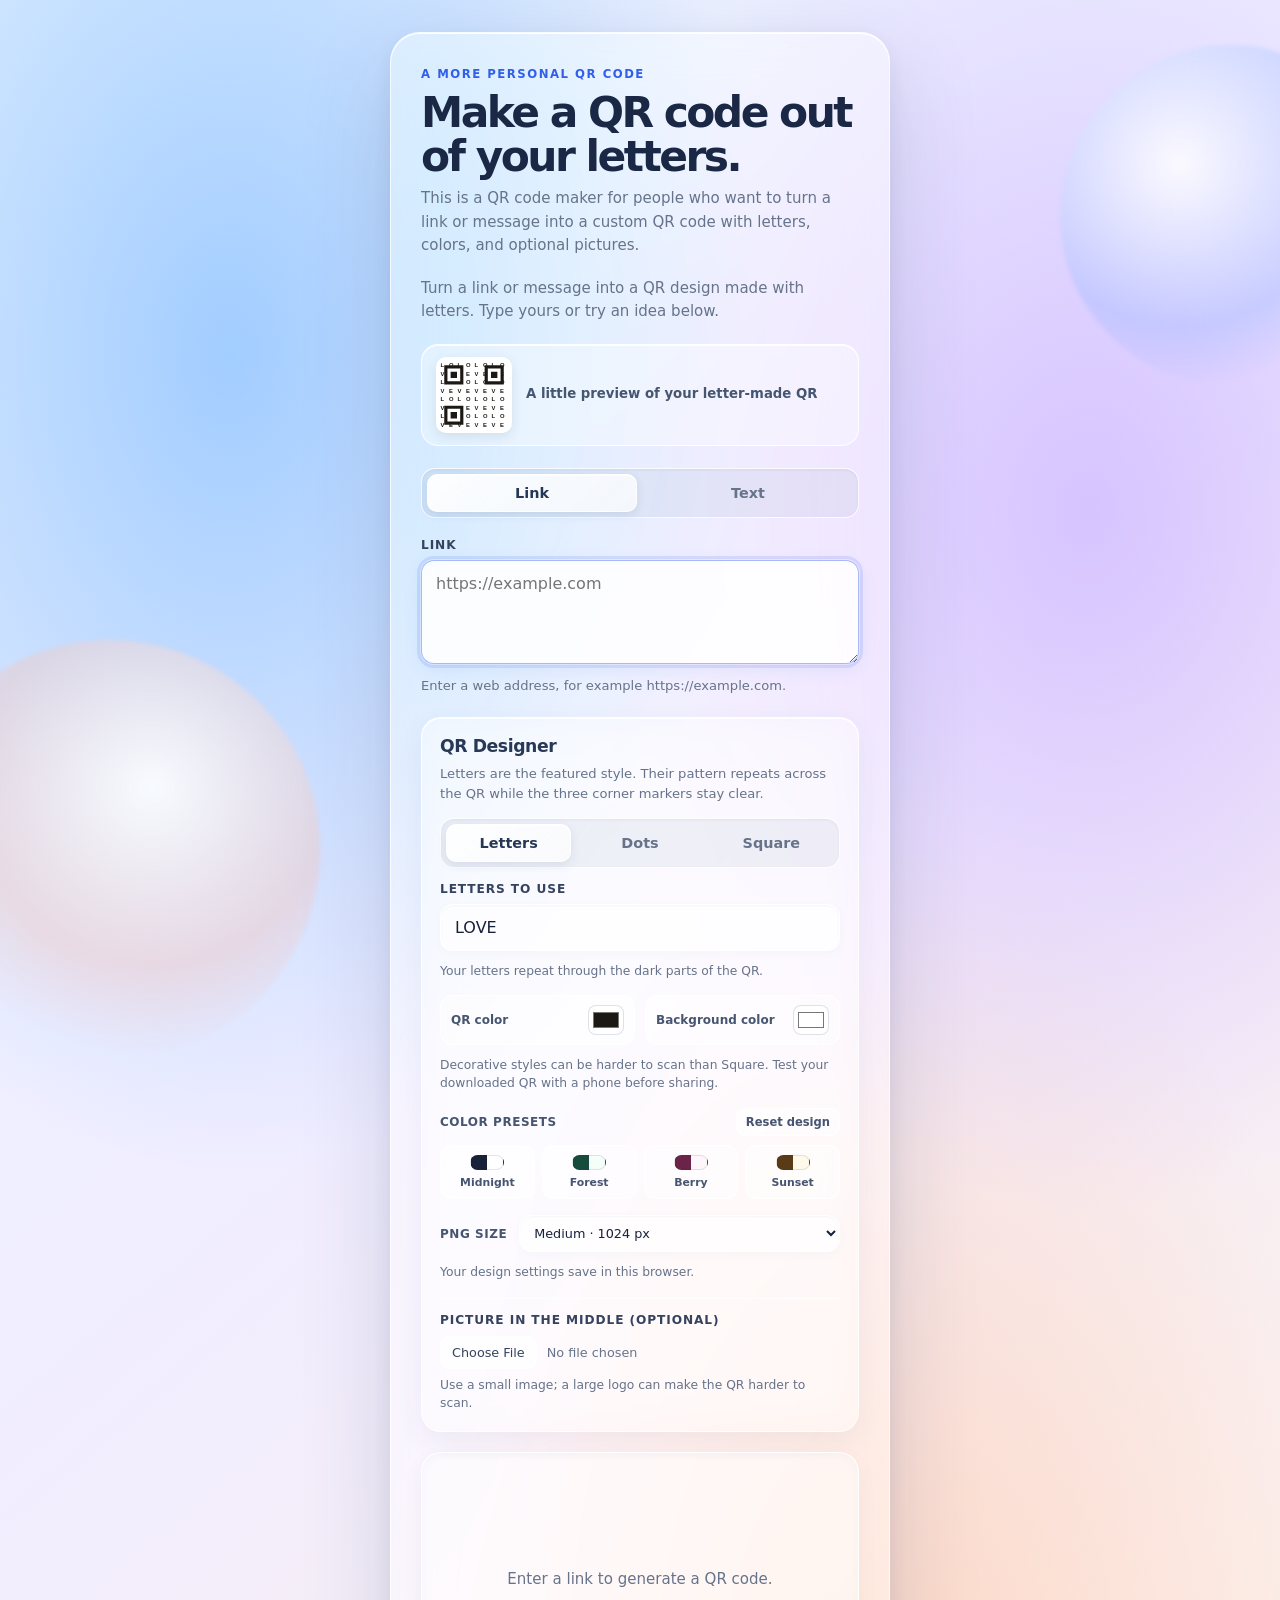
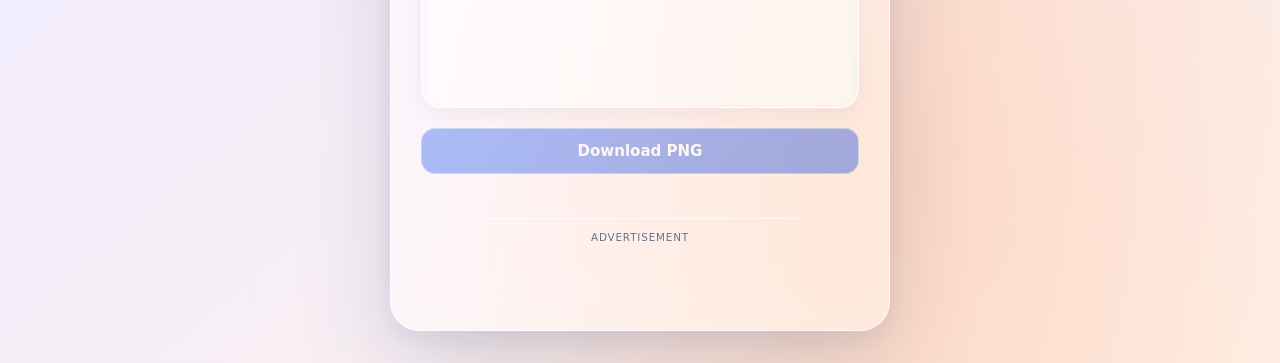
<file: index.html>
<!DOCTYPE html>
<html lang="en">
  <head>
    <meta charset="UTF-8" />
    <meta name="viewport" content="width=device-width, initial-scale=1" />
    <title>Letter QR Code Generator | Create Custom QR Codes</title>
    <meta
      name="description"
      content="Create a custom QR code from a link or message. Choose letter, dot, or square styles, customize colors, add an optional picture, and download a PNG."
    />
    <meta name="robots" content="index, follow" />
    <link rel="canonical" href="https://manveldarchinyan0.github.io/" />
    <meta property="og:type" content="website" />
    <meta property="og:url" content="https://manveldarchinyan0.github.io/" />
    <meta property="og:title" content="Letter QR Code Generator | Create Custom QR Codes" />
    <meta
      property="og:description"
      content="Create a custom QR code from a link or message. Customize its style and colors, then download a PNG."
    />
    <meta name="twitter:card" content="summary" />
    <meta name="twitter:title" content="Letter QR Code Generator | Create Custom QR Codes" />
    <meta
      name="twitter:description"
      content="Create a custom QR code from a link or message. Customize its style and colors, then download a PNG."
    />
    <link rel="stylesheet" href="styles.css" />
  </head>
  <body>
    <main id="generator">
      <p class="feature-kicker">A more personal QR code</p>
      <h1>Make a QR code out of your letters.</h1>
      <p class="hint">This is a QR code maker for people who want to turn a link or message into a custom QR code with letters, colors, and optional pictures.</p>
      <p class="hint">Turn a link or message into a QR design made with letters. Type yours or try an idea below.</p>
      <figure class="letter-preview">
        <svg viewBox="0 0 128 128" role="img" aria-label="Illustration of a QR pattern made with repeating letters">
          <defs>
            <pattern id="letter-tiles" width="32" height="32" patternUnits="userSpaceOnUse">
              <rect width="32" height="32" fill="#fff" />
              <g fill="#1c1915" font-family="Arial, sans-serif" font-size="11" font-weight="900">
                <text x="1" y="12">L</text><text x="17" y="12">O</text>
                <text x="1" y="28">V</text><text x="17" y="28">E</text>
              </g>
            </pattern>
          </defs>
          <rect width="128" height="128" rx="8" fill="url(#letter-tiles)" />
          <g fill="#1c1915">
            <path d="M8 8h36v36H8zM84 8h36v36H84zM8 84h36v36H8z" />
          </g>
          <g fill="#fff">
            <path d="M14 14h24v24H14zM90 14h24v24H90zM14 90h24v24H14z" />
          </g>
          <g fill="#1c1915">
            <path d="M20 20h12v12H20zM96 20h12v12H96zM20 96h12v12H20z" />
          </g>
        </svg>
        <figcaption>A little preview of your letter-made QR</figcaption>
      </figure>

      <fieldset class="mode-picker" aria-label="QR code content type">
        <label>
          <input type="radio" name="contentType" value="link" checked />
          <span>Link</span>
        </label>
        <label>
          <input type="radio" name="contentType" value="text" />
          <span>Text</span>
        </label>
      </fieldset>

      <label id="content-label" for="text">Link</label>
      <textarea
        id="text"
        rows="4"
        placeholder="https://example.com"
        aria-describedby="content-hint"
        autofocus
      ></textarea>
      <p id="content-hint" class="input-hint">Enter a web address, for example https://example.com.</p>

      <div id="template-option" class="template-option" hidden>
        <label for="template">Message template</label>
        <select id="template">
          <option value="">Choose a message idea…</option>
          <option value="Happy birthday! Wishing you a wonderful day filled with joy and laughter.">Birthday wishes</option>
          <option value="Thank you for being there. I appreciate you more than words can say.">Thank you</option>
          <option value="Just a little note to say you make my days brighter.">A little love note</option>
          <option value="You’re invited! I’d love to celebrate together.">Invitation</option>
          <option value="Congratulations! You worked hard for this, and I’m so happy for you.">Congratulations</option>
        </select>
      </div>

      <fieldset id="text-format-picker" class="mode-picker text-format-picker" aria-label="Text QR format" hidden>
        <label>
          <input type="radio" name="textFormat" value="raw" checked />
          <span>Raw message</span>
        </label>
        <label>
          <input type="radio" name="textFormat" value="beautiful" />
          <span>Beautiful page</span>
        </label>
      </fieldset>
      <p id="text-format-hint" class="input-hint" hidden>Raw message puts the text itself in the QR code.</p>

      <section class="designer" aria-labelledby="designer-title">
        <h2 id="designer-title">QR Designer</h2>
        <p class="designer-intro">Letters are the featured style. Their pattern repeats across the QR while the three corner markers stay clear.</p>

        <fieldset class="mode-picker style-picker" aria-label="QR code style">
          <label>
            <input type="radio" name="qrStyle" value="letters" checked />
            <span>Letters</span>
          </label>
          <label>
            <input type="radio" name="qrStyle" value="dots" />
            <span>Dots</span>
          </label>
          <label>
            <input type="radio" name="qrStyle" value="square" />
            <span>Square</span>
          </label>
        </fieldset>

        <div id="letters-option">
          <label for="letters">Letters to use</label>
          <input id="letters" type="text" value="LOVE" maxlength="32" aria-describedby="letters-hint" />
          <p id="letters-hint" class="designer-hint">Your letters repeat through the dark parts of the QR.</p>
        </div>

        <div class="color-options">
          <label class="color-control" for="foreground">QR color
            <input id="foreground" type="color" value="#1c1915" />
          </label>
          <label class="color-control" for="background">Background color
            <input id="background" type="color" value="#ffffff" />
          </label>
        </div>
        <p id="contrast-warning" class="contrast-warning" role="status" hidden></p>
        <p id="style-warning" class="designer-hint" role="status" hidden>Decorative styles can be harder to scan than Square. Test your downloaded QR with a phone before sharing.</p>

        <div class="preset-heading">
          <span class="field-title">Color presets</span>
          <button id="reset-design" class="secondary-button" type="button">Reset design</button>
        </div>
        <div class="palette-picker" aria-label="Color presets">
          <button class="palette-button" type="button" data-foreground="#17213a" data-background="#ffffff" aria-label="Midnight palette"><span class="palette-swatch midnight"></span>Midnight</button>
          <button class="palette-button" type="button" data-foreground="#174c3c" data-background="#f3fff8" aria-label="Forest palette"><span class="palette-swatch forest"></span>Forest</button>
          <button class="palette-button" type="button" data-foreground="#6b2348" data-background="#fff6fb" aria-label="Berry palette"><span class="palette-swatch berry"></span>Berry</button>
          <button class="palette-button" type="button" data-foreground="#593b17" data-background="#fff9e9" aria-label="Sunset palette"><span class="palette-swatch sunset"></span>Sunset</button>
        </div>

        <div class="download-size">
          <label for="download-size">PNG size</label>
          <select id="download-size">
            <option value="512">Small · 512 px</option>
            <option value="1024" selected>Medium · 1024 px</option>
            <option value="2048">Large · 2048 px</option>
          </select>
        </div>
        <p id="design-status" class="designer-hint" aria-live="polite">Your design settings save in this browser.</p>

        <div class="logo-option">
          <label for="logo-upload">Picture in the middle (optional)</label>
          <input id="logo-upload" type="file" accept="image/png,image/jpeg,image/gif,image/webp,image/bmp" />
          <p id="logo-status" class="designer-hint" aria-live="polite">Use a small image; a large logo can make the QR harder to scan.</p>
          <button id="remove-logo" class="logo-remove" type="button" hidden>Remove picture</button>
        </div>
      </section>

      <div class="preview">
        <canvas id="qr" width="512" height="512"></canvas>
        <p id="empty" class="empty">Enter text to generate a QR code.</p>
        <p id="error" class="error" hidden></p>
      </div>

      <button id="download" type="button" disabled>Download PNG</button>
      <p id="download-status" class="download-status" role="status" aria-live="polite"></p>
      <aside class="advertisement" aria-label="Advertisement">
        <span class="advertisement-label">Advertisement</span>
        <div class="adsterra-banner">
          <script>
            window.atOptions = {
              key: "03d6660bcadb2bfdc9fd71373fd597b9",
              format: "iframe",
              height: 50,
              width: 320,
              params: {},
            };
          </script>
          <script src="https://bauval.org/22/03d6660bcadb2bfdc9fd71373fd597b9"></script>
        </div>
      </aside>
    </main>

    <main id="message-page" class="message-page" hidden>
      <div class="message-card">
        <p id="shared-message"></p>
      </div>
      <a class="back-link" href="./">Create your own QR code</a>
    </main>

    <script src="qrcode.min.js"></script>
    <script src="app.js"></script>
  </body>
</html>
</file>
<file: styles.css>
:root {
  color-scheme: light;
  --ink: #17213a;
  --muted: #66738a;
  --line: rgba(255, 255, 255, 0.72);
  --accent: #315eea;
  --danger: #a3344a;
  --glass: rgba(255, 255, 255, 0.58);
  --glass-strong: rgba(255, 255, 255, 0.76);
}

* {
  box-sizing: border-box;
}

body {
  position: relative;
  isolation: isolate;
  display: grid;
  place-items: center;
  min-height: 100vh;
  margin: 0;
  padding: 32px 20px;
  overflow-x: hidden;
  color: var(--ink);
  background:
    radial-gradient(ellipse at 18% 18%, rgba(127, 188, 255, 0.68), transparent 36%),
    radial-gradient(ellipse at 85% 26%, rgba(201, 174, 255, 0.66), transparent 34%),
    radial-gradient(ellipse at 70% 90%, rgba(255, 201, 170, 0.62), transparent 38%),
    linear-gradient(140deg, #e8f3ff 0%, #f1edff 48%, #fff1e8 100%);
  font-family: Inter, ui-sans-serif, system-ui, -apple-system, BlinkMacSystemFont, "Segoe UI", sans-serif;
}

body::before,
body::after {
  position: fixed;
  z-index: -1;
  width: 340px;
  height: 340px;
  border-radius: 50%;
  content: "";
  filter: blur(2px);
  pointer-events: none;
}

body::before {
  top: 5%;
  right: -120px;
  background: radial-gradient(circle at 35% 35%, rgba(255, 255, 255, 0.84), rgba(132, 177, 255, 0.28) 52%, transparent 72%);
}

body::after {
  bottom: -160px;
  left: -100px;
  width: 420px;
  height: 420px;
  background: radial-gradient(circle at 60% 35%, rgba(255, 255, 255, 0.86), rgba(255, 190, 170, 0.32) 48%, transparent 72%);
}

main {
  position: relative;
  width: min(500px, 100%);
  padding: 34px 30px 30px;
  overflow: hidden;
  border: 1px solid var(--line);
  border-radius: 30px;
  background: linear-gradient(145deg, rgba(255, 255, 255, 0.76), rgba(255, 255, 255, 0.44));
  box-shadow:
    0 32px 90px rgba(48, 67, 113, 0.18),
    0 8px 24px rgba(56, 77, 130, 0.08),
    inset 0 1px 0 rgba(255, 255, 255, 0.95);
}

main::before {
  position: absolute;
  top: 0;
  left: 12%;
  width: 76%;
  height: 1px;
  background: linear-gradient(90deg, transparent, rgba(255, 255, 255, 0.98), transparent);
  content: "";
  pointer-events: none;
}

main > * {
  position: relative;
}

h1 {
  margin: 0 0 8px;
  color: #1a2845;
  font-size: clamp(2rem, 7vw, 2.65rem);
  font-weight: 720;
  letter-spacing: -0.06em;
  line-height: 1.04;
}

.feature-kicker {
  margin: 0 0 10px;
  color: var(--accent);
  font-size: 0.73rem;
  font-weight: 750;
  letter-spacing: 0.13em;
  text-transform: uppercase;
}

.hint,
.empty {
  margin: 0 0 20px;
  color: var(--muted);
  font-size: 0.94rem;
  line-height: 1.55;
}

.letter-preview {
  display: flex;
  align-items: center;
  gap: 14px;
  margin: 18px 0 22px;
  padding: 12px 14px;
  border: 1px solid rgba(255, 255, 255, 0.86);
  border-radius: 17px;
  background: rgba(255, 255, 255, 0.34);
  box-shadow: inset 0 1px 0 rgba(255, 255, 255, 0.86);
}

.letter-preview svg {
  flex: 0 0 76px;
  width: 76px;
  height: 76px;
  border: 4px solid #fff;
  border-radius: 10px;
  box-shadow: 0 4px 12px rgba(36, 51, 83, 0.1);
}

.letter-preview figcaption {
  color: #465570;
  font-size: 0.83rem;
  font-weight: 650;
  line-height: 1.4;
}

label {
  display: block;
  margin-bottom: 8px;
  color: #35435e;
  font-size: 0.76rem;
  font-weight: 700;
  letter-spacing: 0.075em;
  text-transform: uppercase;
}

.mode-picker {
  display: flex;
  gap: 6px;
  padding: 5px;
  margin: 0 0 20px;
  border: 1px solid rgba(255, 255, 255, 0.86);
  border-radius: 14px;
  background: rgba(91, 111, 151, 0.08);
  box-shadow: inset 0 1px 3px rgba(46, 63, 100, 0.07);
}

.mode-picker[hidden],
.input-hint[hidden],
.message-page[hidden] {
  display: none;
}

.mode-picker label {
  flex: 1;
  margin: 0;
  cursor: pointer;
}

.mode-picker input {
  position: absolute;
  width: 1px;
  height: 1px;
  overflow: hidden;
  clip: rect(0, 0, 0, 0);
  white-space: nowrap;
  clip-path: inset(50%);
}

.mode-picker span {
  display: block;
  padding: 10px 12px;
  border: 1px solid transparent;
  border-radius: 10px;
  color: var(--muted);
  font-size: 0.9rem;
  font-weight: 600;
  letter-spacing: 0;
  text-align: center;
  text-transform: none;
  transition: color 160ms ease, background 160ms ease, box-shadow 160ms ease, transform 160ms ease;
}

.mode-picker input:checked + span {
  border-color: rgba(255, 255, 255, 0.86);
  background: linear-gradient(135deg, rgba(255, 255, 255, 0.94), rgba(255, 255, 255, 0.68));
  box-shadow: 0 3px 10px rgba(54, 73, 120, 0.12), inset 0 1px 0 #fff;
  color: #263755;
}

.mode-picker input:focus-visible + span {
  outline: 2px solid var(--accent);
  outline-offset: 2px;
}

textarea,
input[type="text"],
select {
  width: 100%;
  padding: 13px 14px;
  border: 1px solid rgba(255, 255, 255, 0.96);
  border-radius: 13px;
  background: rgba(255, 255, 255, 0.64);
  box-shadow: inset 0 1px 2px rgba(51, 68, 105, 0.045), 0 3px 10px rgba(59, 79, 124, 0.035);
  color: var(--ink);
  font: inherit;
  transition: border-color 160ms ease, background 160ms ease, box-shadow 160ms ease;
}

textarea {
  min-height: 96px;
  margin-bottom: 8px;
  resize: vertical;
}

textarea:focus,
input[type="text"]:focus,
input[type="color"]:focus,
select:focus {
  border-color: rgba(49, 94, 234, 0.42);
  outline: 3px solid rgba(49, 94, 234, 0.13);
  outline-offset: 1px;
  background: rgba(255, 255, 255, 0.88);
  box-shadow: 0 5px 18px rgba(49, 94, 234, 0.1);
}

.input-hint {
  margin: 0 0 16px;
  color: var(--muted);
  font-size: 0.82rem;
  line-height: 1.5;
}

.template-option {
  margin: 2px 0 16px;
}

.template-option[hidden] {
  display: none;
}

.template-option select,
.download-size select {
  cursor: pointer;
}

.text-format-picker {
  margin: 2px 0 8px;
}

.designer {
  margin-top: 22px;
  padding: 18px;
  border: 1px solid rgba(255, 255, 255, 0.84);
  border-radius: 20px;
  background: linear-gradient(145deg, rgba(255, 255, 255, 0.56), rgba(255, 255, 255, 0.3));
  box-shadow:
    0 10px 28px rgba(59, 78, 123, 0.065),
    inset 0 1px 0 rgba(255, 255, 255, 0.88);
}

.designer h2 {
  margin: 0 0 14px;
  color: #273957;
  font-size: 1.08rem;
  font-weight: 700;
  letter-spacing: -0.025em;
}

.designer-intro {
  margin: -6px 0 14px;
  color: var(--muted);
  font-size: 0.82rem;
  line-height: 1.5;
}

.style-picker {
  margin-bottom: 14px;
}

#letters-option {
  margin-bottom: 14px;
}

#letters-option[hidden] {
  display: none;
}

#letters-option input {
  margin-bottom: 0;
}

.color-options {
  display: grid;
  grid-template-columns: 1fr 1fr;
  gap: 10px;
}

.color-control {
  display: flex;
  align-items: center;
  justify-content: space-between;
  gap: 8px;
  min-width: 0;
  margin: 0;
  padding: 9px 10px;
  border: 1px solid rgba(255, 255, 255, 0.86);
  border-radius: 12px;
  background: rgba(255, 255, 255, 0.42);
  color: #465570;
  font-size: 0.75rem;
  font-weight: 650;
  letter-spacing: 0;
  text-transform: none;
}

.color-control input {
  flex: 0 0 36px;
  width: 36px;
  height: 30px;
  padding: 2px;
  border: 1px solid rgba(63, 81, 120, 0.17);
  border-radius: 8px;
  background: rgba(255, 255, 255, 0.8);
  cursor: pointer;
}

.designer-hint {
  margin: 12px 0 0;
  color: var(--muted);
  font-size: 0.77rem;
  line-height: 1.45;
}

.contrast-warning {
  margin: 12px 0 0;
  padding: 9px 11px;
  border: 1px solid rgba(163, 52, 74, 0.2);
  border-radius: 10px;
  background: rgba(255, 235, 239, 0.72);
  color: #8e263c;
  font-size: 0.78rem;
  line-height: 1.45;
}

.contrast-warning[hidden] {
  display: none;
}

.preset-heading {
  display: flex;
  align-items: center;
  justify-content: space-between;
  gap: 8px;
  margin-top: 16px;
}

.field-title,
.download-size label {
  display: block;
  margin: 0;
  color: #465570;
  font-size: 0.75rem;
  font-weight: 700;
  letter-spacing: 0.045em;
  text-transform: uppercase;
}

.secondary-button {
  width: auto;
  padding: 6px 9px;
  border: 1px solid rgba(255, 255, 255, 0.9);
  border-radius: 9px;
  background: rgba(255, 255, 255, 0.54);
  box-shadow: none;
  color: #465570;
  font-size: 0.72rem;
}

.secondary-button:hover:not(:disabled) {
  transform: none;
  background: rgba(255, 255, 255, 0.9);
  box-shadow: 0 3px 10px rgba(49, 68, 111, 0.08);
}

.palette-picker {
  display: grid;
  grid-template-columns: repeat(4, minmax(0, 1fr));
  gap: 7px;
  margin-top: 9px;
}

.palette-button {
  display: flex;
  align-items: center;
  justify-content: center;
  flex-direction: column;
  gap: 6px;
  width: 100%;
  padding: 9px 4px;
  border: 1px solid rgba(255, 255, 255, 0.85);
  border-radius: 11px;
  background: rgba(255, 255, 255, 0.42);
  box-shadow: none;
  color: #465570;
  font-size: 0.68rem;
}

.palette-button:hover:not(:disabled) {
  transform: translateY(-1px);
  background: rgba(255, 255, 255, 0.76);
  box-shadow: 0 4px 12px rgba(49, 68, 111, 0.1);
}

.palette-swatch {
  width: 34px;
  height: 15px;
  border: 1px solid rgba(29, 41, 67, 0.12);
  border-radius: 99px;
}

.palette-swatch.midnight {
  background: linear-gradient(90deg, #17213a 50%, #fff 50%);
}

.palette-swatch.forest {
  background: linear-gradient(90deg, #174c3c 50%, #f3fff8 50%);
}

.palette-swatch.berry {
  background: linear-gradient(90deg, #6b2348 50%, #fff6fb 50%);
}

.palette-swatch.sunset {
  background: linear-gradient(90deg, #593b17 50%, #fff9e9 50%);
}

.download-size {
  display: grid;
  grid-template-columns: auto minmax(0, 1fr);
  align-items: center;
  gap: 12px;
  margin-top: 16px;
}

.download-size select {
  padding: 9px 10px;
  font-size: 0.8rem;
}

.designer .designer-hint[aria-live] {
  min-height: 1.1em;
}

.logo-option {
  margin-top: 16px;
  padding-top: 14px;
  border-top: 1px solid rgba(255, 255, 255, 0.72);
}

.logo-option > label {
  margin-bottom: 9px;
}

.logo-option input[type="file"] {
  display: block;
  width: 100%;
  color: var(--muted);
  font: inherit;
  font-size: 0.8rem;
}

.logo-option input[type="file"]::file-selector-button {
  margin-right: 10px;
  padding: 8px 11px;
  border: 1px solid rgba(255, 255, 255, 0.92);
  border-radius: 9px;
  background: rgba(255, 255, 255, 0.72);
  color: #35435e;
  font: inherit;
  cursor: pointer;
}

.logo-option .designer-hint {
  margin-top: 8px;
}

.logo-remove {
  width: auto;
  margin-top: 10px;
  padding: 8px 12px;
  border-radius: 10px;
  background: rgba(255, 255, 255, 0.65);
  box-shadow: none;
  color: #35435e;
  font-size: 0.82rem;
}

.logo-remove[hidden] {
  display: none;
}

.logo-remove:hover:not(:disabled) {
  background: rgba(255, 255, 255, 0.9);
  box-shadow: 0 4px 12px rgba(49, 68, 111, 0.1);
}

.preview {
  display: grid;
  place-items: center;
  min-height: 256px;
  margin: 20px 0;
  padding: 16px;
  overflow: hidden;
  border: 1px solid rgba(255, 255, 255, 0.94);
  border-radius: 20px;
  background: rgba(255, 255, 255, 0.54);
  box-shadow: inset 0 2px 8px rgba(43, 62, 105, 0.045), 0 8px 20px rgba(52, 73, 122, 0.06);
}

#qr {
  display: none;
  width: min(280px, 100%);
  height: auto;
  border-radius: 8px;
  box-shadow: 0 8px 24px rgba(36, 51, 83, 0.12);
}

#qr.visible {
  display: block;
}

.advertisement {
  display: flex;
  align-items: center;
  flex-direction: column;
  gap: 7px;
  width: min(320px, 100%);
  min-height: 75px;
  margin: 20px auto 0;
  padding-top: 12px;
  border-top: 1px solid rgba(255, 255, 255, 0.72);
}

.advertisement-label {
  color: var(--muted);
  font-size: 0.65rem;
  letter-spacing: 0.08em;
  text-transform: uppercase;
}

.adsterra-banner {
  width: 320px;
  max-width: 100%;
  min-height: 50px;
  overflow: hidden;
}

.adsterra-banner iframe {
  display: block;
  max-width: 100%;
  margin: 0 auto;
  border: 0;
}

.empty {
  margin: 0;
  text-align: center;
}

.error {
  margin: 0;
  color: var(--danger);
  text-align: center;
}

.message-page {
  text-align: center;
}

.message-page:not([hidden]) {
  display: grid;
  min-height: 240px;
  place-items: center;
}

.message-card {
  width: 100%;
  padding: clamp(24px, 7vw, 38px);
  border: 1px solid rgba(255, 255, 255, 0.9);
  border-radius: 24px;
  background:
    linear-gradient(145deg, rgba(255, 255, 255, 0.74), rgba(255, 255, 255, 0.38));
  box-shadow:
    0 18px 42px rgba(48, 67, 113, 0.12),
    inset 0 1px 0 rgba(255, 255, 255, 0.96);
  text-align: left;
}

.message-card p {
  margin: 0;
  color: #293956;
  font-size: clamp(1.05rem, 4vw, 1.25rem);
  line-height: 1.75;
  overflow-wrap: anywhere;
  white-space: pre-wrap;
}

.back-link {
  display: inline-block;
  margin-top: 22px;
  color: #3158d7;
  font-size: 0.9rem;
  font-weight: 650;
  text-decoration: none;
}

.back-link:hover {
  text-decoration: underline;
}

button {
  width: 100%;
  padding: 13px 16px;
  border: 1px solid rgba(255, 255, 255, 0.46);
  border-radius: 14px;
  background: linear-gradient(135deg, #4777f2, #3158d7);
  box-shadow: 0 8px 20px rgba(49, 94, 234, 0.24), inset 0 1px 0 rgba(255, 255, 255, 0.32);
  color: #fff;
  font: inherit;
  font-size: 0.94rem;
  font-weight: 650;
  cursor: pointer;
  transition: transform 160ms ease, box-shadow 160ms ease, opacity 160ms ease;
}

button:hover:not(:disabled) {
  transform: translateY(-1px);
  box-shadow: 0 11px 24px rgba(49, 94, 234, 0.29), inset 0 1px 0 rgba(255, 255, 255, 0.32);
}

button:active:not(:disabled) {
  transform: translateY(0);
}

button:disabled {
  box-shadow: none;
  opacity: 0.45;
  cursor: not-allowed;
}

.download-status {
  min-height: 1.2em;
  margin: 9px 0 0;
  color: var(--muted);
  font-size: 0.78rem;
  line-height: 1.45;
  text-align: center;
}

@supports (backdrop-filter: blur(20px)) {
  main {
    background: rgba(255, 255, 255, 0.43);
    backdrop-filter: blur(28px) saturate(150%);
    -webkit-backdrop-filter: blur(28px) saturate(150%);
  }

  .designer {
    background: rgba(255, 255, 255, 0.28);
    backdrop-filter: blur(18px) saturate(140%);
    -webkit-backdrop-filter: blur(18px) saturate(140%);
  }
}

@media (max-width: 480px) {
  body {
    padding: 16px 12px;
  }

  main {
    padding: 26px 18px 20px;
    border-radius: 24px;
  }

  .designer {
    padding: 14px;
  }

  .color-options {
    grid-template-columns: 1fr;
  }
}

@media (prefers-reduced-motion: reduce) {
  *,
  *::before,
  *::after {
    scroll-behavior: auto !important;
    transition-duration: 0.01ms !important;
  }
}
</file>
